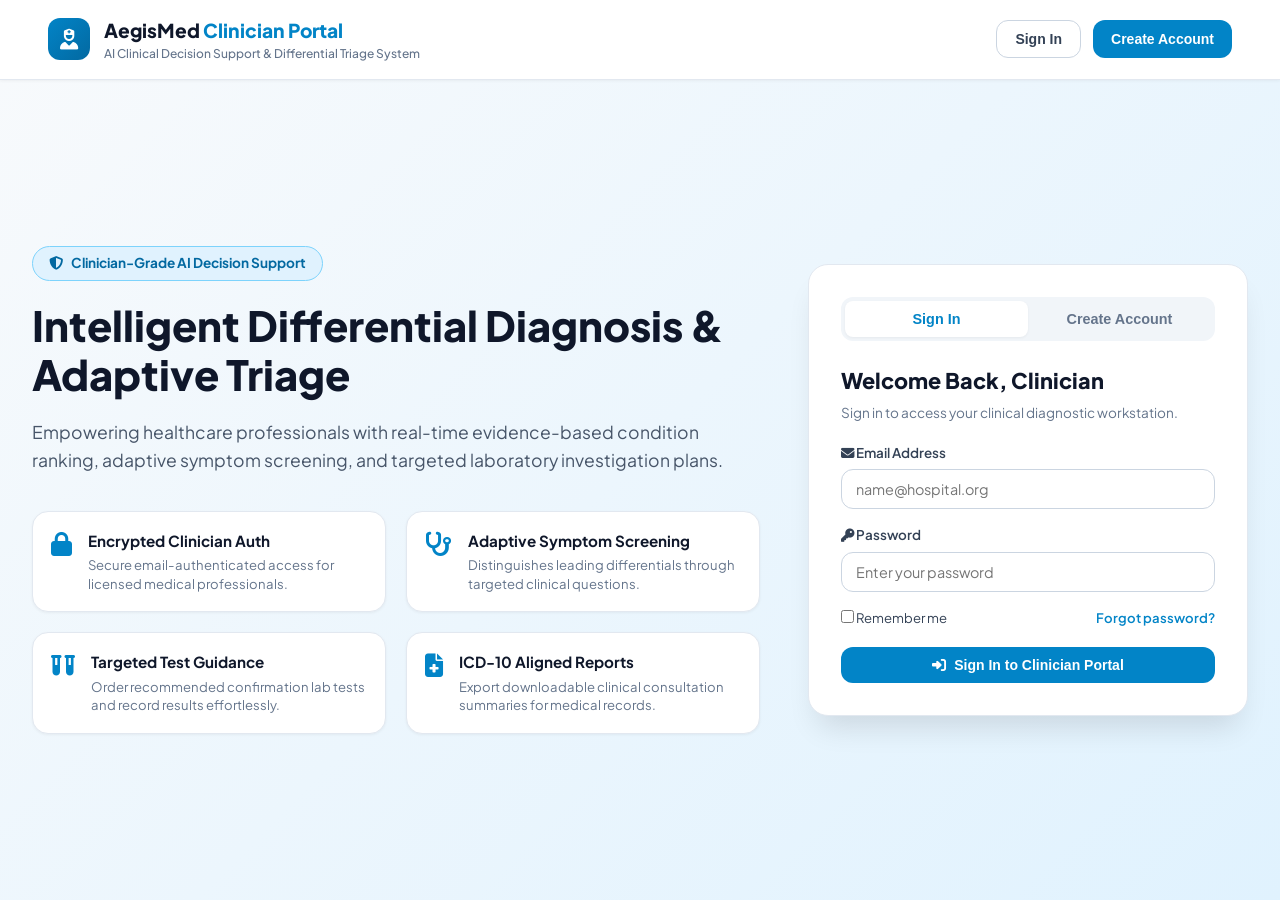
<file: web_app_live/index.html>
<!DOCTYPE html>
<html lang="en">
<head>
    <meta charset="UTF-8">
    <meta name="viewport" content="width=device-width, initial-scale=1.0">
    <title>AegisMed AI - Clinician Portal & Diagnostic Triage System</title>
    <link rel="preconnect" href="https://fonts.googleapis.com">
    <link rel="preconnect" href="https://fonts.gstatic.com" crossorigin>
    <link href="https://fonts.googleapis.com/css2?family=Plus+Jakarta+Sans:wght@300;400;500;600;700;800&family=JetBrains+Mono:wght@400;500&display=swap" rel="stylesheet">
    <link rel="stylesheet" href="styles.css?v=5">
    <link rel="stylesheet" href="https://cdnjs.cloudflare.com/ajax/libs/font-awesome/6.4.0/css/all.min.css">
</head>
<body class="light-theme">

    <!-- LANDING & AUTH SCREEN (Default Entry View) -->
    <div class="landing-screen" id="landingPageScreen">
        <header class="landing-nav">
            <div class="logo-container">
                <div class="logo-icon">
                    <i class="fa-solid fa-user-nurse"></i>
                </div>
                <div class="logo-text">
                    <h1>AegisMed <span>Clinician Portal</span></h1>
                    <p>AI Clinical Decision Support & Differential Triage System</p>
                </div>
            </div>
            <div class="landing-nav-actions">
                <button class="btn btn-outline" id="btnLandingSignInTab">Sign In</button>
                <button class="btn btn-primary" id="btnLandingRegisterTab">Create Account</button>
            </div>
        </header>

        <div class="landing-hero-container">
            <div class="landing-hero-left">
                <span class="badge-tag"><i class="fa-solid fa-shield-halved"></i> Clinician-Grade AI Decision Support</span>
                <h2>Intelligent Differential Diagnosis & Adaptive Triage</h2>
                <p>Empowering healthcare professionals with real-time evidence-based condition ranking, adaptive symptom screening, and targeted laboratory investigation plans.</p>

                <div class="feature-grid">
                    <div class="feature-item">
                        <i class="fa-solid fa-lock"></i>
                        <div>
                            <h4>Encrypted Clinician Auth</h4>
                            <p>Secure email-authenticated access for licensed medical professionals.</p>
                        </div>
                    </div>
                    <div class="feature-item">
                        <i class="fa-solid fa-stethoscope"></i>
                        <div>
                            <h4>Adaptive Symptom Screening</h4>
                            <p>Distinguishes leading differentials through targeted clinical questions.</p>
                        </div>
                    </div>
                    <div class="feature-item">
                        <i class="fa-solid fa-vials"></i>
                        <div>
                            <h4>Targeted Test Guidance</h4>
                            <p>Order recommended confirmation lab tests and record results effortlessly.</p>
                        </div>
                    </div>
                    <div class="feature-item">
                        <i class="fa-solid fa-file-medical"></i>
                        <div>
                            <h4>ICD-10 Aligned Reports</h4>
                            <p>Export downloadable clinical consultation summaries for medical records.</p>
                        </div>
                    </div>
                </div>
            </div>

            <!-- Authentication Card -->
            <div class="landing-hero-right">
                <div class="auth-card">
                    <div class="auth-tabs">
                        <button class="auth-tab-btn active" id="tabBtnSignIn">Sign In</button>
                        <button class="auth-tab-btn" id="tabBtnRegister">Create Account</button>
                    </div>

                    <!-- Sign In Form -->
                    <form id="formSignIn" class="auth-form active">
                        <h3 class="auth-title">Welcome Back, Clinician</h3>
                        <p class="auth-subtitle">Sign in to access your clinical diagnostic workstation.</p>

                        <div class="form-group">
                            <label for="loginEmail"><i class="fa-solid fa-envelope"></i> Email Address</label>
                            <input type="email" id="loginEmail" placeholder="name@hospital.org" required>
                        </div>

                        <div class="form-group">
                            <label for="loginPassword"><i class="fa-solid fa-key"></i> Password</label>
                            <input type="password" id="loginPassword" placeholder="Enter your password" required>
                        </div>

                        <div class="auth-options">
                            <label class="remember-me"><input type="checkbox"> Remember me</label>
                            <a href="#" class="forgot-pass-link" id="linkForgotPassword">Forgot password?</a>
                        </div>

                        <button type="submit" class="btn btn-primary btn-block btn-lg">
                            <i class="fa-solid fa-right-to-bracket"></i> Sign In to Clinician Portal
                        </button>
                    </form>

                    <!-- Create Account Form -->
                    <form id="formRegister" class="auth-form hidden">
                        <h3 class="auth-title">Register Clinician Account</h3>
                        <p class="auth-subtitle">Create a licensed clinician profile for full diagnostic access.</p>

                        <div class="form-group">
                            <label for="regName"><i class="fa-solid fa-user-doctor"></i> Full Name & Title</label>
                            <input type="text" id="regName" placeholder="e.g. Dr. Jane Doe" required>
                        </div>

                        <div class="form-group">
                            <label for="regEmail"><i class="fa-solid fa-envelope"></i> Medical Email Address</label>
                            <input type="email" id="regEmail" placeholder="name@hospital.org" required>
                        </div>

                        <div class="form-group">
                            <label for="regFacility"><i class="fa-solid fa-hospital"></i> Medical Facility / Department</label>
                            <input type="text" id="regFacility" placeholder="e.g. City General Hospital — Emergency Medicine" required>
                        </div>

                        <div class="form-row">
                            <div class="form-group">
                                <label for="regPassword"><i class="fa-solid fa-key"></i> Password</label>
                                <input type="password" id="regPassword" placeholder="Enter password" required>
                            </div>
                            <div class="form-group">
                                <label for="regConfirmPassword"><i class="fa-solid fa-shield-halved"></i> Confirm Password</label>
                                <input type="password" id="regConfirmPassword" placeholder="Confirm password" required>
                            </div>
                        </div>

                        <button type="submit" class="btn btn-primary btn-block btn-lg">
                            <i class="fa-solid fa-user-plus"></i> Create Account & Launch Workspace
                        </button>
                    </form>
                </div>
            </div>
        </div>
    </div>

    <!-- MAIN CLINICIAN WORKSPACE (Shown after Sign In) -->
    <div id="mainWorkspaceApp" class="hidden">
        <!-- Top Navigation Header -->
        <header class="app-header">
            <div class="logo-container">
                <button class="sidebar-toggle-icon" id="btnToggleSidebar" title="Toggle Sidebar Navigation">
                    <i class="fa-solid fa-bars"></i>
                </button>
                <div class="logo-icon">
                    <i class="fa-solid fa-user-nurse"></i>
                </div>
                <div class="logo-text">
                    <h1>AegisMed <span>Clinician AI</span></h1>
                    <p>Clinical Decision Support & Differential Triage Workstation</p>
                </div>
            </div>

            <div class="header-actions">
                <span class="engine-status-pill" id="engineStatusPill">
                    <span class="status-dot online"></span> System Status: Active
                </span>
                <button class="btn btn-outline" id="btnConsultationHistory">
                    <i class="fa-solid fa-clock-rotate-left"></i> History
                </button>
                <button class="btn btn-primary" id="btnNewConsultation">
                    <i class="fa-solid fa-plus"></i> New Consultation
                </button>
            </div>
        </header>

        <!-- Main App Container -->
        <main class="app-main-container">
            <!-- Collapsible Sidebar Navigation -->
            <aside class="app-sidebar" id="appSidebar">
                <div class="sidebar-header-row">
                    <span class="sidebar-label">CLINICIAN PROFILE</span>
                    <button class="btn-icon-collapse" id="btnCollapseSidebar" title="Collapse Sidebar">
                        <i class="fa-solid fa-chevron-left"></i>
                    </button>
                </div>

                <!-- Doctor Profile Card -->
                <div class="doctor-profile-card">
                    <div class="avatar">
                        <i class="fa-solid fa-user-doctor"></i>
                    </div>
                    <div class="doctor-info">
                        <h3 id="displayDoctorName">Dr. Sarah Jenkins, MD</h3>
                        <p id="displayDoctorRole">Attending Physician</p>
                        <span class="dept-badge" id="displayDoctorFacility">St. Jude Medical Center</span>
                    </div>
                </div>

                <nav class="nav-menu">
                    <a href="#" class="nav-item active" data-tab="consultation">
                        <i class="fa-solid fa-stethoscope"></i> <span>Diagnostic Consultation</span>
                    </a>
                    <a href="#" class="nav-item" data-tab="kb_browser">
                        <i class="fa-solid fa-book-medical"></i> <span>Knowledge Base (30+ Diseases)</span>
                    </a>
                </nav>

                <!-- Sidebar Footer: Sign Out Button at Bottom -->
                <div class="sidebar-footer">
                    <button class="btn btn-outline-danger btn-block" id="btnSignOut">
                        <i class="fa-solid fa-right-from-bracket"></i> <span>Sign Out</span>
                    </button>
                </div>
            </aside>

            <!-- Content Area -->
            <section class="content-area">
                <div class="tab-pane active" id="tabConsultation">
                    <!-- EMERGENCY RED FLAGS BANNER (Shown if triggered) -->
                    <div class="alert alert-emergency hidden" id="emergencyHaltBanner">
                        <div class="emergency-icon">
                            <i class="fa-solid fa-truck-medical fa-beat"></i>
                        </div>
                        <div>
                            <h2>CRITICAL EMERGENCY RED FLAG DETECTED</h2>
                            <p id="emergencyHaltMessage">Patient presents with life-threatening symptoms. Diagnostic interview halted. Call Emergency Medical Services (EMS) or transfer to Emergency Room immediately.</p>
                            <ul id="redFlagsDetectedList" style="margin-top: 10px; font-weight: bold;"></ul>
                        </div>
                    </div>

                    <div class="consultation-grid" id="mainConsultationGrid">
                        <!-- Left Column: Multi-Stage Interview Form -->
                        <div class="glass-card questionnaire-card">
                            <div class="card-header">
                                <h2><i class="fa-solid fa-clipboard-question"></i> Clinician Interview & Triage</h2>
                                <span class="step-badge" id="stepBadge">Phase 1 of 3: Emergency Screening & Vitals</span>
                            </div>

                            <!-- Phase 1: Red Flags & Vitals -->
                            <div class="questionnaire-step active" id="phase1">
                                <h3 class="step-title">1. Emergency Red Flags Screening (Check any present)</h3>
                                <div class="red-flags-box">
                                    <label class="red-flag-chip"><input type="checkbox" name="red_flags" value="severe_chest_pain"> Severe / Sudden Chest Pain</label>
                                    <label class="red-flag-chip"><input type="checkbox" name="red_flags" value="unconsciousness"> Loss of Consciousness / Fainting</label>
                                    <label class="red-flag-chip"><input type="checkbox" name="red_flags" value="severe_breathing_difficulty"> Severe Respiratory Distress</label>
                                    <label class="red-flag-chip"><input type="checkbox" name="red_flags" value="seizures"> Active Seizures</label>
                                    <label class="red-flag-chip"><input type="checkbox" name="red_flags" value="stroke_symptoms"> Stroke Signs (Facial droop, slurred speech)</label>
                                    <label class="red-flag-chip"><input type="checkbox" name="red_flags" value="uncontrolled_bleeding"> Severe Uncontrolled Hemorrhage</label>
                                </div>

                                <h3 class="step-title" style="margin-top: 20px;">2. Patient Demographics & Baseline Vitals</h3>
                                <form id="patientForm" onsubmit="event.preventDefault();">
                                    <div class="form-row">
                                        <div class="form-group">
                                            <label for="patientName"><i class="fa-solid fa-user"></i> Patient Name</label>
                                            <input type="text" id="patientName" value="Eleanor Vance" required>
                                        </div>
                                        <div class="form-group">
                                            <label for="patientAge"><i class="fa-solid fa-cake-candles"></i> Age</label>
                                            <input type="number" id="patientAge" value="34" required>
                                        </div>
                                    </div>

                                    <div class="form-row">
                                        <div class="form-group">
                                            <label for="patientGender"><i class="fa-solid fa-venus-mars"></i> Sex</label>
                                            <select id="patientGender">
                                                <option value="Female" selected>Female</option>
                                                <option value="Male">Male</option>
                                            </select>
                                        </div>
                                        <div class="form-group">
                                            <label for="isPregnant"><i class="fa-solid fa-baby"></i> Pregnancy Status</label>
                                            <select id="isPregnant">
                                                <option value="false" selected>Not Pregnant</option>
                                                <option value="true">Currently Pregnant</option>
                                            </select>
                                        </div>
                                    </div>

                                    <div class="form-row">
                                        <div class="form-group">
                                            <label for="feverDegree"><i class="fa-solid fa-temperature-high"></i> Body Temp (°C)</label>
                                            <input type="number" step="0.1" id="feverDegree" value="38.8">
                                        </div>
                                        <div class="form-group">
                                            <label for="painLevel"><i class="fa-solid fa-gauge-high"></i> Pain Severity Scale (1-10)</label>
                                            <input type="range" id="painLevel" min="0" max="10" value="6" oninput="document.getElementById('painVal').innerText = this.value">
                                            <span class="range-val"><span id="painVal">6</span> / 10</span>
                                        </div>
                                    </div>

                                    <div class="form-group">
                                        <label><i class="fa-solid fa-notes-medical"></i> Chronic Illnesses & Known Allergies</label>
                                        <div class="checkbox-chips">
                                            <label class="chip"><input type="checkbox" name="chronic" value="hypertension"> Hypertension</label>
                                            <label class="chip"><input type="checkbox" name="chronic" value="diabetes_mellitus"> Diabetes</label>
                                            <label class="chip"><input type="checkbox" name="chronic" value="asthma"> Asthma</label>
                                            <label class="chip"><input type="checkbox" name="chronic" value="kidney_disease"> Kidney Disease</label>
                                            <label class="chip"><input type="checkbox" name="chronic" value="liver_disease"> Liver Disease</label>
                                            <label class="chip"><input type="checkbox" name="allergies" value="penicillin"> Penicillin Allergy</label>
                                            <label class="chip"><input type="checkbox" name="allergies" value="nsaid"> NSAID Allergy</label>
                                        </div>
                                    </div>

                                    <button type="button" class="btn btn-primary btn-block btn-lg" id="btnNextPhase1">
                                        Proceed to Categorized Symptom Selection <i class="fa-solid fa-arrow-right"></i>
                                    </button>
                                </form>
                            </div>

                            <!-- Phase 2: Categorized Symptom Library & Free-Text Input -->
                            <div class="questionnaire-step" id="phase2">
                                <h3 class="step-title">Categorized Symptom Selection</h3>
                                <p class="step-subtitle">Select reported symptoms across categories or type unlisted symptoms below.</p>

                                <!-- Category Nav Pills -->
                                <div class="category-pills-nav" id="categoryPillsNav">
                                    <button class="cat-pill active" data-cat="systemic">Fever & Systemic</button>
                                    <button class="cat-pill" data-cat="respiratory">Respiratory</button>
                                    <button class="cat-pill" data-cat="gastrointestinal">GI & Abdominal</button>
                                    <button class="cat-pill" data-cat="neurological">Neurological</button>
                                    <button class="cat-pill" data-cat="dermatological">Skin</button>
                                    <button class="cat-pill" data-cat="urological">Urinary</button>
                                    <button class="cat-pill" data-cat="musculoskeletal">Joints/Muscles</button>
                                </div>

                                <!-- Symptom Cards Grid -->
                                <div class="symptom-selector-grid" id="symptomsCategoryGrid">
                                    <!-- Populated dynamically by app.js -->
                                </div>

                                <!-- Free-Text "Other Symptoms" Input -->
                                <div class="form-group" style="margin-top: 20px;">
                                    <label for="customSymptomsText"><i class="fa-solid fa-pen-to-square"></i> Other Symptoms (Free-Text Input)</label>
                                    <textarea id="customSymptomsText" class="form-control" rows="2" placeholder="Type unlisted symptoms e.g., 'throwing up', 'shivering', 'yellow skin', 'stiff neck'..."></textarea>
                                </div>

                                <div class="step-actions" style="margin-top: 20px;">
                                    <button type="button" class="btn btn-secondary" id="btnBackPhase1">
                                        <i class="fa-solid fa-arrow-left"></i> Back
                                    </button>
                                    <button type="button" class="btn btn-primary" id="btnNextPhase2">
                                        Proceed to Adaptive Questions <i class="fa-solid fa-arrow-right"></i>
                                    </button>
                                </div>
                            </div>

                            <!-- Phase 3: Adaptive Clinical Questions -->
                            <div class="questionnaire-step" id="phase3">
                                <div class="phase3-header">
                                    <div>
                                        <h3 class="step-title">Adaptive Diagnostic Questions</h3>
                                        <p class="step-subtitle">Answer adaptive clinical screening questions to refine differential condition ranking.</p>
                                    </div>
                                </div>

                                <!-- Collapsible Candidate Pool Widget -->
                                <div id="candidatePoolContainer" class="candidate-pool-widget"></div>

                                <!-- Clear Spacious Dynamic Questions Container -->
                                <div id="dynamicQuestionsContainer" class="dynamic-questions-list"></div>
                                <div id="questionPaginationControls" class="pagination-controls hidden" style="margin-top: 14px; display:flex; gap:10px; justify-content:space-between; align-items:center;">
                                    <span id="questionPageIndicator" style="font-size:0.85rem; font-weight:600; color:var(--text-secondary);">Page 1</span>
                                    <div style="display:flex; gap:8px;">
                                        <button type="button" class="btn btn-outline btn-sm" id="btnQuestionPrev">Previous</button>
                                        <button type="button" class="btn btn-outline btn-sm" id="btnQuestionNext">Next</button>
                                    </div>
                                </div>

                                <div class="step-actions" style="margin-top: 24px;">
                                    <button type="button" class="btn btn-secondary" id="btnBackPhase2">
                                        <i class="fa-solid fa-arrow-left"></i> Back
                                    </button>
                                    <button type="button" class="btn btn-primary btn-lg" id="btnRunInference">
                                        Record Answers & Calculate Differential <i class="fa-solid fa-wand-magic-sparkles"></i>
                                    </button>
                                </div>
                            </div>
                        </div>

                        <!-- Right Column: Clean Diagnosis Output -->
                        <div class="glass-card diagnosis-card">
                            <div class="card-header">
                                <h2><i class="fa-solid fa-brain"></i> Diagnostic Output & Differential</h2>
                                <button class="btn btn-sm btn-outline" id="btnExportPDF" disabled>
                                    <i class="fa-solid fa-file-pdf"></i> Export Report
                                </button>
                            </div>

                            <!-- Empty Placeholder -->
                            <div class="empty-state" id="emptyDiagnosisState">
                                <i class="fa-solid fa-microscope"></i>
                                <h3>Awaiting Consultation Completion</h3>
                                <p>Complete triage, select symptoms, and click "Record Answers & Calculate Differential".</p>
                            </div>

                            <!-- Active Results State -->
                            <div class="diagnosis-results hidden" id="diagnosisResults">
                                <!-- Inconclusive Advisory Alert -->
                                <div class="alert alert-warning hidden" id="inconclusiveAlert">
                                    <h4><i class="fa-solid fa-triangle-exclamation"></i> Inconclusive Findings</h4>
                                    <p id="inconclusiveText">No single disease satisfied the required clinical confidence threshold (>50%).</p>
                                </div>

                                <!-- Urgency Banner -->
                                <div class="urgency-banner" id="urgencyBanner">
                                    <i class="fa-solid fa-triangle-exclamation"></i>
                                    <div>
                                        <h4 id="urgencyBadgeText">URGENT - MEDICAL EVALUATION RECOMMENDED</h4>
                                        <p id="urgencyActionText">Schedule urgent outpatient clinic evaluation within 12-24 hours.</p>
                                    </div>
                                </div>

                                <!-- Contraindications Alert -->
                                <div class="alert alert-danger hidden" id="contraindicationAlert">
                                    <h4><i class="fa-solid fa-shield-halved"></i> Safety Contraindication Alert</h4>
                                    <ul id="contraindicationList"></ul>
                                </div>

                                <!-- Confirmation Test Result Panel (High Visibility) -->
                                <div class="section-block confirmation-test-card" id="testResultPanel" style="display:none;">
                                    <h4><i class="fa-solid fa-vials"></i> Recommended Confirmation Test</h4>
                                    <p id="testResultPrompt">The system recommends testing <strong id="testCandidateName" style="color:var(--primary-color); font-size:1.05rem;"></strong>.</p>
                                    
                                    <div id="testResultButtons" style="display:flex; gap:10px; flex-wrap:wrap; margin-top:12px;">
                                        <button type="button" class="btn btn-success" id="btnTestPositive"><i class="fa-solid fa-check"></i> Test Positive</button>
                                        <button type="button" class="btn btn-danger" id="btnTestNegative"><i class="fa-solid fa-xmark"></i> Test Negative</button>
                                    </div>
                                    <div id="testResultMessage" style="margin-top:12px;"></div>
                                </div>

                                <!-- Top Primary Diagnosis Box -->
                                <div class="primary-diagnosis-box">
                                    <div class="dx-header">
                                        <div>
                                            <span class="dx-category" id="dxCategory">Parasitic Infection</span>
                                            <h3 id="dxName">Malaria</h3>
                                            <span class="icd-code" id="dxIcd">ICD-10: B54</span>
                                        </div>
                                        <div class="confidence-ring">
                                            <div class="ring-val" id="dxConfidence">85.0%</div>
                                            <span class="ring-label">Confidence</span>
                                        </div>
                                    </div>

                                    <p class="dx-desc" id="dxDesc">Mosquito-borne Plasmodium infection causing periodic high fever, chills, and sweating.</p>

                                    <button class="btn btn-sm btn-primary" id="btnWhyThisDiagnosis" style="margin-top: 10px;">
                                        <i class="fa-solid fa-circle-info"></i> Clinical Evidence & Reasoning Trace
                                    </button>
                                </div>

                                <!-- Differential Diagnoses Ranking -->
                                <div class="section-block">
                                    <h4><i class="fa-solid fa-list-ol"></i> Differential Diagnoses Ranking</h4>
                                    <div class="differential-list" id="differentialList"></div>
                                </div>

                                <!-- Eliminated Candidates Section -->
                                <div class="section-block">
                                    <h4><i class="fa-solid fa-circle-xmark" style="color: var(--accent-rose)"></i> Ruled Out / Eliminated Candidates</h4>
                                    <div class="eliminated-list" id="eliminatedList"></div>
                                </div>

                                <!-- Recommendations & First Aid -->
                                <div class="section-block">
                                    <h4><i class="fa-solid fa-kit-medical"></i> Immediate First-Aid & Referral</h4>
                                    <div class="recs-box">
                                        <p><strong>Immediate First-Aid:</strong> <span id="recFirstAid">Bed rest and hydration.</span></p>
                                        <p><strong>Specialist Referral:</strong> <span class="badge-referral" id="recReferral">Infectious Disease Specialist</span></p>
                                    </div>
                                </div>

                                <!-- Recommended Laboratory Investigations -->
                                <div class="section-block">
                                    <h4><i class="fa-solid fa-vial-virus"></i> Recommended Laboratory Investigations</h4>
                                    <div class="table-responsive">
                                        <table class="data-table">
                                            <thead>
                                                <tr>
                                                    <th>Test Name</th>
                                                    <th>Sample</th>
                                                    <th>Urgency</th>
                                                    <th>Description</th>
                                                </tr>
                                            </thead>
                                            <tbody id="labTestsTableBody"></tbody>
                                        </table>
                                    </div>
                                </div>
                            </div>
                        </div>
                    </div>
                </div>

                <!-- TAB 2: Knowledge Base Browser -->
                <div class="tab-pane hidden" id="tabKbBrowser">
                    <div class="glass-card">
                        <div class="card-header">
                            <h2><i class="fa-solid fa-book-medical"></i> Clinical Knowledge Base (30+ Conditions)</h2>
                        </div>
                        <div class="kb-grid" id="kbGridContainer"></div>
                    </div>
                </div>
            </section>
        </main>
    </div>

    <!-- Password Reset Modal -->
    <div class="drawer-overlay hidden" id="forgotPasswordModal">
        <div class="drawer-content" style="width: 420px; border-radius: 16px; margin: auto; height: auto; max-height: 90vh;">
            <div class="drawer-header">
                <h3><i class="fa-solid fa-key"></i> Reset Password</h3>
                <button class="btn-close" id="btnCloseForgotPass">&times;</button>
            </div>
            <div class="drawer-body">
                <p style="font-size:0.9rem; color:var(--text-secondary); margin-bottom:16px;">Enter your registered clinician email address below to receive password reset instructions.</p>
                <div class="form-group">
                    <label for="resetEmail"><i class="fa-solid fa-envelope"></i> Email Address</label>
                    <input type="email" id="resetEmail" placeholder="name@hospital.org" required>
                </div>
                <button type="button" class="btn btn-primary btn-block" id="btnSendResetLink">
                    Send Password Reset Link
                </button>
            </div>
        </div>
    </div>

    <!-- EXPLAINABILITY MODAL -->
    <div class="drawer-overlay hidden" id="explainabilityModal">
        <div class="drawer-content" style="width: 550px;">
            <div class="drawer-header">
                <h3><i class="fa-solid fa-brain"></i> Clinical Evidence & Reasoning Trace</h3>
                <button class="btn-close" id="btnCloseExplainability">&times;</button>
            </div>
            <div class="drawer-body" id="explainabilityContent"></div>
        </div>
    </div>

    <!-- History Drawer -->
    <div class="drawer-overlay hidden" id="historyDrawer">
        <div class="drawer-content">
            <div class="drawer-header">
                <h3><i class="fa-solid fa-clock-rotate-left"></i> Consultation History</h3>
                <button class="btn-close" id="btnCloseHistory">&times;</button>
            </div>
            <div class="drawer-body" id="historyListContainer"></div>
        </div>
    </div>

    <script src="app.js?v=12"></script>
</body>
</html>
</file>
<file: web_app_live/styles.css>
/* AegisMed AI Expert System - Clinician Portal & Diagnostic Dashboard Styles */
:root {
    --bg-main: #F8FAFC;
    --bg-card: #FFFFFF;
    --bg-card-glass: rgba(255, 255, 255, 0.95);
    --border-color: #E2E8F0;
    --border-accent: #CBD5E1;
    
    --primary-color: #0284C7;
    --primary-hover: #0369A1;
    --primary-light: #E0F2FE;
    
    --accent-emerald: #10B981;
    --accent-amber: #F59E0B;
    --accent-rose: #EF4444;
    --accent-purple: #8B5CF6;
    
    --text-primary: #0F172A;
    --text-secondary: #334155;
    --text-muted: #64748B;
    
    --font-sans: 'Plus Jakarta Sans', -apple-system, BlinkMacSystemFont, sans-serif;
    --font-mono: 'JetBrains Mono', monospace;
    
    --shadow-sm: 0 1px 3px rgba(0,0,0,0.05);
    --shadow-md: 0 4px 6px -1px rgba(0,0,0,0.05);
    --shadow-lg: 0 10px 25px -5px rgba(0,0,0,0.08);
    --shadow-xl: 0 20px 30px -10px rgba(0,0,0,0.12);
    
    --radius-sm: 8px;
    --radius-md: 12px;
    --radius-lg: 16px;
    --radius-xl: 20px;
}

* { box-sizing: border-box; margin: 0; padding: 0; }

body.light-theme {
    font-family: var(--font-sans);
    background-color: var(--bg-main);
    color: var(--text-primary);
    line-height: 1.5;
    min-height: 100vh;
    display: flex;
    flex-direction: column;
}

/* ==========================================
   LANDING & AUTHENTICATION SCREEN (LIGHT MEDICAL THEME)
   ========================================== */
.landing-screen {
    min-height: 100vh;
    background: linear-gradient(135deg, #F8FAFC 0%, #E0F2FE 100%);
    color: var(--text-primary);
    display: flex;
    flex-direction: column;
}
.landing-screen.hidden { display: none; }

.landing-nav {
    padding: 16px 48px;
    background: #FFFFFF;
    display: flex;
    align-items: center;
    justify-content: space-between;
    border-bottom: 1px solid var(--border-color);
    box-shadow: var(--shadow-sm);
}
.landing-nav .logo-text h1 { color: var(--text-primary); }
.landing-nav .logo-text p { color: var(--text-muted); }
.landing-nav-actions { display: flex; gap: 12px; }
.landing-nav .btn-outline { border-color: var(--border-accent); color: var(--text-secondary); }
.landing-nav .btn-outline:hover { background: #F1F5F9; }

.landing-hero-container {
    max-width: 1280px;
    margin: 40px auto;
    padding: 0 32px;
    display: grid;
    grid-template-columns: 1fr 440px;
    gap: 48px;
    align-items: center;
    flex: 1;
}

.badge-tag {
    display: inline-flex; align-items: center; gap: 8px;
    padding: 6px 16px; background: #E0F2FE; border: 1px solid #7DD3FC;
    color: #0369A1; border-radius: 20px; font-size: 0.85rem; font-weight: 700; margin-bottom: 20px;
}

.landing-hero-left h2 {
    font-size: 2.6rem;
    font-weight: 800;
    line-height: 1.2;
    margin-bottom: 18px;
    color: #0F172A;
}
.landing-hero-left p {
    font-size: 1.1rem;
    color: #475569;
    margin-bottom: 36px;
    line-height: 1.6;
}

.feature-grid {
    display: grid;
    grid-template-columns: 1fr 1fr;
    gap: 20px;
}
.feature-item {
    display: flex;
    gap: 16px;
    background: #FFFFFF;
    border: 1px solid var(--border-color);
    padding: 18px;
    border-radius: var(--radius-lg);
    box-shadow: var(--shadow-sm);
}
.feature-item i {
    font-size: 1.5rem;
    color: var(--primary-color);
    margin-top: 2px;
}
.feature-item h4 { font-size: 0.95rem; font-weight: 700; color: #0F172A; margin-bottom: 4px; }
.feature-item p { font-size: 0.82rem; color: #64748B; margin-bottom: 0; line-height: 1.4; }

/* Auth Card */
.auth-card {
    background: #FFFFFF;
    color: var(--text-primary);
    border-radius: var(--radius-xl);
    padding: 32px;
    box-shadow: var(--shadow-xl);
    border: 1px solid var(--border-color);
}
.auth-tabs {
    display: flex;
    background: #F1F5F9;
    padding: 4px;
    border-radius: var(--radius-md);
    margin-bottom: 24px;
}
.auth-tab-btn {
    flex: 1;
    padding: 10px;
    border: none;
    background: transparent;
    font-weight: 700;
    font-size: 0.9rem;
    color: var(--text-muted);
    border-radius: 8px;
    cursor: pointer;
    transition: all 0.2s ease;
}
.auth-tab-btn.active {
    background: white;
    color: var(--primary-color);
    box-shadow: var(--shadow-sm);
}

.auth-form { display: none; }
.auth-form.active { display: block; }
.auth-title { font-size: 1.35rem; font-weight: 800; margin-bottom: 6px; }
.auth-subtitle { font-size: 0.85rem; color: var(--text-muted); margin-bottom: 20px; }

.auth-options {
    display: flex;
    justify-content: space-between;
    align-items: center;
    font-size: 0.82rem;
    margin-bottom: 20px;
}
.remember-me { color: var(--text-secondary); cursor: pointer; }
.forgot-pass-link { color: var(--primary-color); text-decoration: none; font-weight: 600; }
.forgot-pass-link:hover { text-decoration: underline; }

.btn-lg { padding: 12px 24px; font-size: 1rem; font-weight: 700; }

/* ==========================================
   HEADER & WORKSPACE LAYOUT
   ========================================== */
#mainWorkspaceApp.hidden { display: none; }

.app-header {
    background: #FFFFFF;
    border-bottom: 1px solid var(--border-color);
    padding: 12px 28px;
    display: flex;
    align-items: center;
    justify-content: space-between;
    box-shadow: var(--shadow-sm);
    position: sticky;
    top: 0;
    z-index: 100;
}

.logo-container { display: flex; align-items: center; gap: 14px; }
.sidebar-toggle-icon {
    background: #F1F5F9;
    border: 1px solid var(--border-color);
    width: 36px; height: 36px;
    border-radius: var(--radius-sm);
    color: var(--text-secondary);
    cursor: pointer;
    display: flex; align-items: center; justify-content: center;
    font-size: 1.1rem;
    transition: all 0.2s ease;
}
.sidebar-toggle-icon:hover { background: #E2E8F0; color: var(--text-primary); }

.logo-icon {
    width: 42px; height: 42px;
    background: linear-gradient(135deg, #0284C7, #0369A1);
    color: white;
    border-radius: var(--radius-md);
    display: flex; align-items: center; justify-content: center;
    font-size: 1.3rem;
}

.logo-text h1 { font-size: 1.2rem; font-weight: 800; color: var(--text-primary); }
.logo-text h1 span { color: var(--primary-color); }
.logo-text p { font-size: 0.75rem; color: var(--text-muted); font-weight: 500; }

.header-actions { display: flex; align-items: center; gap: 14px; }

.engine-status-pill {
    display: inline-flex; align-items: center; gap: 8px;
    padding: 6px 14px; background: #F0FDF4; border: 1px solid #BBF7D0;
    color: #166534; border-radius: 20px; font-size: 0.8rem; font-weight: 600;
}
.status-dot.online { width: 8px; height: 8px; background: #22C55E; border-radius: 50%; }

/* Buttons */
.btn {
    padding: 10px 18px; border-radius: var(--radius-md); font-weight: 600;
    font-size: 0.875rem; cursor: pointer; transition: all 0.2s ease; border: none;
    display: inline-flex; align-items: center; justify-content: center; gap: 8px;
}
.btn-primary { background: var(--primary-color); color: white; }
.btn-primary:hover { background: var(--primary-hover); transform: translateY(-1px); }
.btn-secondary { background: #E2E8F0; color: var(--text-secondary); }
.btn-outline { background: transparent; border: 1px solid var(--border-color); color: var(--text-secondary); }
.btn-outline:hover { background: #F1F5F9; }
.btn-outline-danger { background: transparent; border: 1px solid #FCA5A5; color: #DC2626; }
.btn-outline-danger:hover { background: #FEF2F2; }
.btn-success { background: var(--accent-emerald); color: white; }
.btn-success:hover { background: #059669; }
.btn-danger { background: var(--accent-rose); color: white; }
.btn-danger:hover { background: #DC2626; }
.btn-sm { padding: 6px 12px; font-size: 0.8rem; }
.btn-block { width: 100%; }

/* Main Workspace Layout */
.app-main-container { display: flex; flex: 1; padding: 24px 28px; gap: 24px; }

/* Collapsible Sidebar */
.app-sidebar {
    width: 270px;
    display: flex;
    flex-direction: column;
    gap: 18px;
    transition: width 0.3s ease, margin 0.3s ease;
    flex-shrink: 0;
}
.app-sidebar.collapsed {
    width: 72px;
}
.app-sidebar.collapsed .doctor-info,
.app-sidebar.collapsed .sidebar-label,
.app-sidebar.collapsed .nav-item span,
.app-sidebar.collapsed .sidebar-footer span {
    display: none;
}
.app-sidebar.collapsed .doctor-profile-card {
    padding: 12px;
    justify-content: center;
}
.app-sidebar.collapsed .nav-item {
    justify-content: center;
    padding: 12px;
}

.sidebar-header-row {
    display: flex;
    align-items: center;
    justify-content: space-between;
    padding: 0 4px;
}
.sidebar-label { font-size: 0.72rem; font-weight: 800; color: var(--text-muted); letter-spacing: 0.05em; }
.btn-icon-collapse {
    background: transparent; border: none; color: var(--text-muted); cursor: pointer; font-size: 0.9rem; padding: 4px;
}
.btn-icon-collapse:hover { color: var(--text-primary); }

.doctor-profile-card {
    background: white; border: 1px solid var(--border-color);
    border-radius: var(--radius-lg); padding: 16px; display: flex; align-items: center; gap: 12px;
    box-shadow: var(--shadow-sm);
}
.doctor-profile-card .avatar {
    width: 44px; height: 44px; background: var(--primary-light);
    color: var(--primary-color); border-radius: 50%; display: flex; align-items: center; justify-content: center; font-size: 1.2rem;
    flex-shrink: 0;
}
.doctor-info h3 { font-size: 0.92rem; font-weight: 700; color: var(--text-primary); }
.doctor-info p { font-size: 0.76rem; color: var(--text-muted); }
.dept-badge { display: inline-block; margin-top: 4px; padding: 2px 8px; background: #F1F5F9; color: var(--text-secondary); font-size: 0.68rem; border-radius: 4px; font-weight: 600; }

.nav-menu { display: flex; flex-direction: column; gap: 6px; }
.nav-item { padding: 10px 14px; border-radius: var(--radius-md); color: var(--text-secondary); text-decoration: none; font-weight: 600; font-size: 0.88rem; display: flex; align-items: center; gap: 12px; }
.nav-item.active { background: var(--primary-color); color: white; }
.nav-item:hover:not(.active) { background: #E2E8F0; }

.sidebar-footer { margin-top: auto; padding-top: 16px; border-top: 1px solid var(--border-color); }

/* Content Area */
.content-area { flex: 1; min-width: 0; }
.tab-pane.hidden { display: none; }
.consultation-grid { display: grid; grid-template-columns: 1fr 1fr; gap: 24px; align-items: start; }

/* Emergency Banner */
.alert-emergency {
    background: #FEF2F2; border: 2px solid #EF4444; border-radius: var(--radius-lg);
    padding: 20px; color: #991B1B; margin-bottom: 24px; display: flex; align-items: flex-start; gap: 20px;
}
.alert-emergency.hidden { display: none; }
.emergency-icon { font-size: 2.8rem; color: #DC2626; }
.alert-emergency h2 { font-size: 1.3rem; font-weight: 800; margin-bottom: 6px; }

/* Red Flags Chips */
.red-flags-box { display: flex; flex-wrap: wrap; gap: 8px; }
.red-flag-chip {
    padding: 8px 14px; background: #FEF2F2; border: 1px solid #FCA5A5; color: #991B1B;
    border-radius: 20px; font-size: 0.82rem; font-weight: 700; cursor: pointer;
}
.red-flag-chip input { margin-right: 6px; }

/* Category Pills Nav */
.category-pills-nav { display: flex; gap: 6px; overflow-x: auto; padding-bottom: 10px; margin-bottom: 14px; }
.cat-pill {
    padding: 6px 14px; border-radius: 20px; border: 1px solid var(--border-color);
    background: white; font-size: 0.8rem; font-weight: 600; color: var(--text-secondary); cursor: pointer; white-space: nowrap;
}
.cat-pill.active { background: var(--primary-color); color: white; border-color: var(--primary-color); }

/* Glass Card */
.glass-card { background: var(--bg-card-glass); border: 1px solid var(--border-color); border-radius: var(--radius-xl); padding: 24px; box-shadow: var(--shadow-md); }
.card-header { display: flex; align-items: center; justify-content: space-between; margin-bottom: 20px; border-bottom: 1px solid var(--border-color); padding-bottom: 14px; }
.card-header h2 { font-size: 1.1rem; font-weight: 800; display: flex; align-items: center; gap: 10px; color: var(--text-primary); }

.step-badge { background: var(--primary-light); color: var(--primary-color); padding: 4px 12px; border-radius: 12px; font-size: 0.75rem; font-weight: 700; }

.questionnaire-step { display: none; }
.questionnaire-step.active { display: block; }
.step-title { font-size: 1.05rem; font-weight: 700; margin-bottom: 8px; color: var(--text-primary); }
.step-subtitle { font-size: 0.85rem; color: var(--text-muted); margin-bottom: 18px; line-height: 1.4; }

.form-row { display: grid; grid-template-columns: 1fr 1fr; gap: 16px; }
.form-group { margin-bottom: 16px; }
.form-group label { display: block; font-size: 0.84rem; font-weight: 600; margin-bottom: 6px; color: var(--text-secondary); }
.form-group input[type="text"], .form-group input[type="number"], .form-group input[type="email"], .form-group input[type="password"], .form-group select, .form-control {
    width: 100%; padding: 10px 14px; border: 1px solid var(--border-accent); border-radius: var(--radius-md);
    font-family: inherit; font-size: 0.9rem; background: white; color: var(--text-primary);
}
.form-group input:focus, .form-group select:focus, .form-control:focus { outline: none; border-color: var(--primary-color); box-shadow: 0 0 0 3px rgba(2, 132, 199, 0.15); }

.range-val { font-weight: 700; font-size: 0.85rem; color: var(--primary-color); margin-left: 8px; }
.checkbox-chips { display: flex; flex-wrap: wrap; gap: 8px; }
.chip { padding: 6px 12px; background: #F1F5F9; border: 1px solid var(--border-color); border-radius: 20px; font-size: 0.8rem; font-weight: 600; cursor: pointer; }
.chip input { display: none; }
.chip:has(input:checked) { background: var(--primary-light); border-color: var(--primary-color); color: var(--primary-color); }

.symptom-selector-grid { display: grid; grid-template-columns: 1fr 1fr; gap: 10px; max-height: 240px; overflow-y: auto; }
.symptom-card { padding: 10px 12px; background: white; border: 1px solid var(--border-color); border-radius: var(--radius-md); font-size: 0.82rem; font-weight: 600; cursor: pointer; display: flex; align-items: center; gap: 8px; }
.symptom-card:has(input:checked) { background: var(--primary-light); border-color: var(--primary-color); color: var(--primary-color); }

/* ==========================================
   SHARPER PHASE 3 & QUESTIONNAIRE UI
   ========================================== */
.dynamic-questions-list {
    display: flex;
    flex-direction: column;
    gap: 14px;
    margin-top: 14px;
}

.question-card {
    background: white;
    border: 1px solid var(--border-color);
    border-radius: var(--radius-lg);
    padding: 16px 18px;
    box-shadow: var(--shadow-sm);
    transition: all 0.2s ease;
}
.question-card:hover {
    border-color: var(--border-accent);
    box-shadow: var(--shadow-md);
}

.question-card-title {
    font-size: 0.95rem;
    font-weight: 700;
    color: var(--text-primary);
    margin-bottom: 12px;
    display: flex;
    align-items: center;
    gap: 8px;
}
.question-card-title i { color: var(--primary-color); }

.question-options-row {
    display: flex;
    gap: 10px;
}
.option-btn {
    flex: 1;
    padding: 8px 12px;
    border: 1px solid var(--border-color);
    border-radius: var(--radius-md);
    background: #F8FAFC;
    color: var(--text-secondary);
    font-weight: 600;
    font-size: 0.84rem;
    cursor: pointer;
    display: flex; align-items: center; justify-content: center; gap: 6px;
    transition: all 0.15s ease;
}
.option-btn:hover { background: #E2E8F0; }
.option-btn.selected-yes { background: #ECFDF5; border-color: #10B981; color: #047857; font-weight: 700; }
.option-btn.selected-no { background: #FEF2F2; border-color: #EF4444; color: #B91C1C; font-weight: 700; }
.option-btn.selected-unknown { background: #F1F5F9; border-color: #94A3B8; color: #475569; font-weight: 700; }

.candidate-pool-widget {
    background: #F8FAFC;
    border: 1px solid var(--border-color);
    border-radius: var(--radius-md);
    padding: 12px 16px;
    margin-bottom: 14px;
}

/* ==========================================
   RIGHT-COLUMN DIAGNOSIS & TESTING STYLING
   ========================================== */
.diagnosis-card {
    position: sticky;
    top: 84px;
    max-height: calc(100vh - 110px);
    overflow-y: auto;
}

.empty-state { text-align: center; padding: 60px 20px; color: var(--text-muted); }
.empty-state i { font-size: 3.5rem; margin-bottom: 16px; color: var(--border-accent); }
.empty-state h3 { font-size: 1.1rem; color: var(--text-secondary); margin-bottom: 8px; }

.diagnosis-results.hidden { display: none; }

.urgency-banner { padding: 14px 18px; border-radius: var(--radius-md); display: flex; align-items: center; gap: 14px; margin-bottom: 18px; }
.urgency-banner.Urgent { background: #FFFBEB; border: 1px solid #FCD34D; color: #92400E; }
.urgency-banner.Emergency { background: #FEF2F2; border: 1px solid #FCA5A5; color: #991B1B; }
.urgency-banner.Normal { background: #F0FDF4; border: 1px solid #86EFAC; color: #166534; }
.urgency-banner i { font-size: 1.8rem; }

/* Confirmation Test Result Panel (High Visibility) */
.confirmation-test-card {
    background: #F0F9FF;
    border: 1.5px solid #0284C7;
    border-radius: var(--radius-lg);
    padding: 18px;
    margin-bottom: 20px;
    box-shadow: var(--shadow-sm);
}
.confirmation-test-card h4 { font-size: 0.95rem; font-weight: 800; color: #0369A1; margin-bottom: 8px; }

.primary-diagnosis-box { background: white; border: 1px solid var(--border-color); border-radius: var(--radius-lg); padding: 18px; margin-bottom: 18px; box-shadow: var(--shadow-sm); }
.dx-header { display: flex; align-items: flex-start; justify-content: space-between; margin-bottom: 10px; }
.dx-category { font-size: 0.72rem; font-weight: 800; text-transform: uppercase; color: var(--primary-color); letter-spacing: 0.05em; }
.dx-header h3 { font-size: 1.3rem; font-weight: 800; color: var(--text-primary); }
.icd-code { font-family: var(--font-mono); font-size: 0.75rem; color: var(--text-muted); }

.confidence-ring { text-align: center; background: var(--primary-light); padding: 8px 14px; border-radius: var(--radius-md); border: 1px solid rgba(2, 132, 199, 0.2); }
.ring-val { font-size: 1.25rem; font-weight: 800; color: var(--primary-color); }
.ring-label { font-size: 0.65rem; text-transform: uppercase; font-weight: 700; color: var(--text-secondary); }

.dx-desc { font-size: 0.86rem; color: var(--text-secondary); margin-bottom: 12px; line-height: 1.4; }

.section-block { margin-bottom: 18px; }
.section-block h4 { font-size: 0.88rem; font-weight: 700; margin-bottom: 10px; display: flex; align-items: center; gap: 8px; color: var(--text-primary); }

.data-table { width: 100%; border-collapse: collapse; font-size: 0.8rem; background: white; border-radius: var(--radius-md); overflow: hidden; border: 1px solid var(--border-color); }
.data-table th, .data-table td { padding: 9px 11px; text-align: left; border-bottom: 1px solid var(--border-color); }
.data-table th { background: #F8FAFC; font-weight: 700; color: var(--text-secondary); }

.eliminated-list { font-size: 0.78rem; color: #991B1B; font-family: var(--font-mono); background: #FEF2F2; padding: 10px 14px; border-radius: var(--radius-md); border: 1px solid #FCA5A5; }
.recs-box { background: #F8FAFC; border: 1px solid var(--border-color); border-radius: var(--radius-md); padding: 12px; font-size: 0.84rem; }

/* Drawers & Modals */
.drawer-overlay { position: fixed; top: 0; left: 0; width: 100vw; height: 100vh; background: rgba(15, 23, 42, 0.45); backdrop-filter: blur(4px); z-index: 200; display: flex; justify-content: flex-end; }
.drawer-overlay.hidden { display: none; }
.drawer-content { width: 450px; background: white; height: 100%; padding: 24px; display: flex; flex-direction: column; box-shadow: -10px 0 30px rgba(0,0,0,0.1); overflow-y: auto; }
.drawer-header { display: flex; align-items: center; justify-content: space-between; margin-bottom: 20px; border-bottom: 1px solid var(--border-color); padding-bottom: 12px; }
.btn-close { background: transparent; border: none; font-size: 1.5rem; cursor: pointer; color: var(--text-muted); }
</file>
